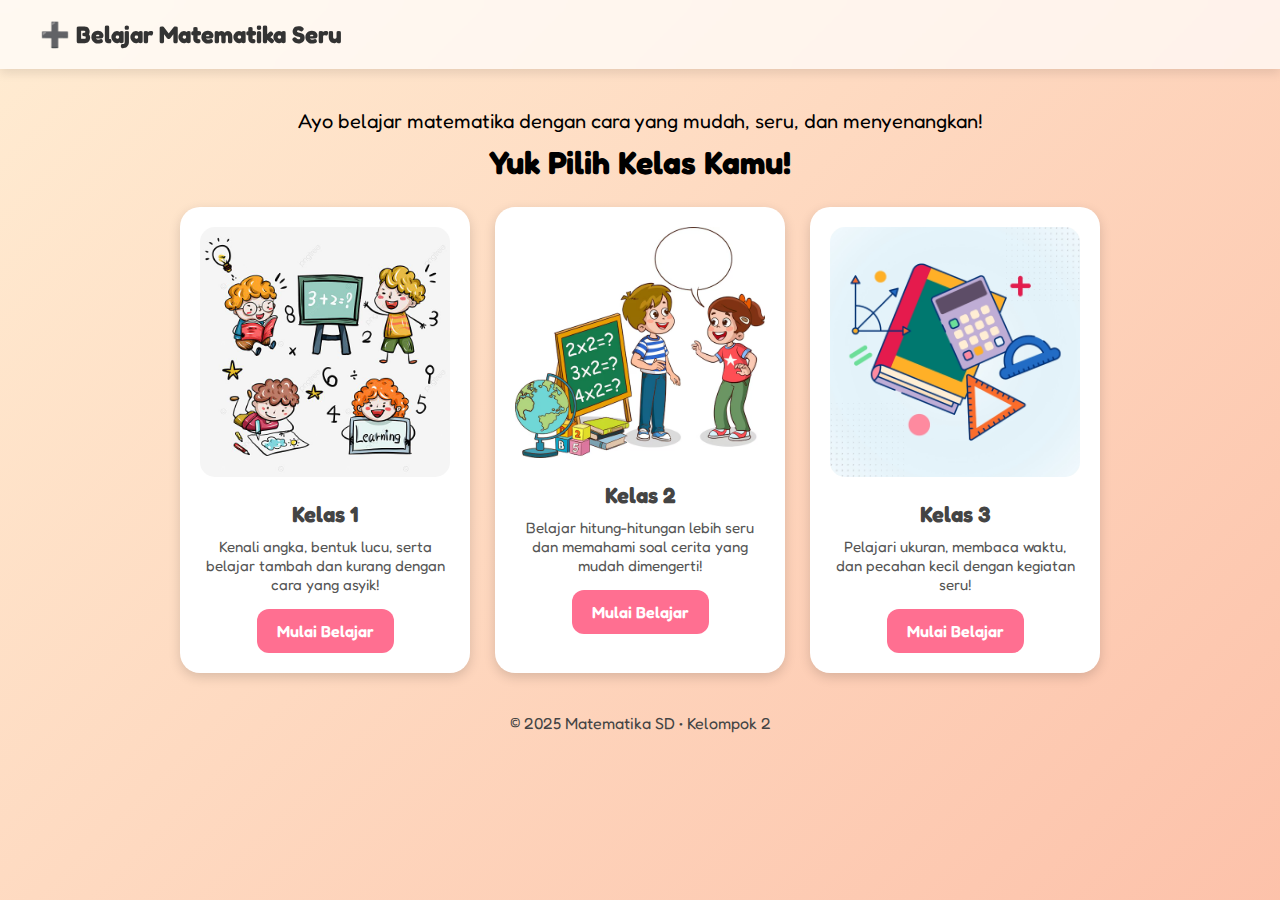
<file: index.html>
<!DOCTYPE html>
<html lang="id">
<head>
    <meta charset="UTF-8" />
    <meta name="viewport" content="width=device-width, initial-scale=1.0" />
    <title>Matematika SD • Kelas 1–3</title>

    <!-- FONT GOOGLE YANG LEBIH MENARIK -->
    <link href="https://fonts.googleapis.com/css2?family=Fredoka:wght@400;500;600;700&display=swap" rel="stylesheet">

<style>
  * {
    margin: 0;
    padding: 0;
    box-sizing: border-box;
    font-family: "Fredoka", sans-serif;
  }

  body {
    background: linear-gradient(135deg, #ffecd2, #fcb69f, #c7f9ff, #ffd6e8);
    background-size: 400% 400%;
    animation: bgmove 10s infinite alternate;
  }

  @keyframes bgmove {
    0% { background-position: left; }
    100% { background-position: right; }
  }

  nav {
    width: 100%;
    padding: 20px 40px;
    background: rgba(255, 255, 255, 0.7);
    display: flex;
    justify-content: space-between;
    align-items: center;
    backdrop-filter: blur(10px);
    box-shadow: 0 4px 10px rgba(0,0,0,0.1);
    position: sticky;
    top: 0;
    z-index: 999;
  }

  nav .logo {
    font-size: 24px;
    font-weight: bold;
    color: #333;
  }

  nav ul {
    list-style: none;
    display: flex;
    gap: 25px;
  }

  nav ul li a {
    text-decoration: none;
    font-size: 18px;
    color: #333;
    font-weight: 600;
    transition: 0.3s;
  }

  nav ul li a:hover {
    color: #ff5b5b;
  }

  .container {
    padding: 40px;
    text-align: center;
  }

  .subtitle {
    font-size: 20px;
    margin-bottom: 10px;
  }

  h2 {
    font-size: 32px;
    margin-bottom: 25px;
  }

  .kelas-wrapper {
    display: flex;
    justify-content: center;
    gap: 25px;
    flex-wrap: wrap;
  }

  .kelas-card {
    width: 290px;
    background: white;
    border-radius: 20px;
    padding: 20px;
    box-shadow: 0 4px 12px rgba(0,0,0,0.15);
    transition: 0.3s;
    cursor: pointer;
    animation: pop 0.5s ease;
  }

  .kelas-card:hover {
    transform: scale(1.07);
    box-shadow: 0 6px 18px rgba(0,0,0,0.2);
  }

  .kelas-card img {
    width: 100%;
    border-radius: 15px;
    margin-bottom: 10px;
  }

  .kelas-card h3 {
    font-size: 22px;
    margin: 10px 0;
    color: #444;
  }

  .kelas-card p {
    font-size: 15px;
    color: #555;
    margin-bottom: 15px;
  }

  .btn {
    display: inline-block;
    padding: 12px 20px;
    background: #ff6f91;
    color: white;
    border-radius: 12px;
    text-decoration: none;
    font-weight: 600;
    transition: 0.25s;
  }

  .btn:hover {
    background: #ff3f6f;
  }

  .footer {
    margin-top: 40px;
    color: #444;
    padding-bottom: 40px;
  }

  @keyframes pop {
    0% { transform: scale(0.5); opacity: 0; }
    100% { transform: scale(1); opacity: 1; }
  }
</style>
</head>

<body>

<!-- BACKSOUND -->
<audio id="backsound" src="audio/sound lobby.mp3.mp3" preload="auto" loop></audio>


<nav>
  <div class="logo">➕ Belajar Matematika Seru</div>
</nav>

<div class="container">
  
  <p class="subtitle">Ayo belajar matematika dengan cara yang mudah, seru, dan menyenangkan!</p>
  <h2>Yuk Pilih Kelas Kamu!</h2>

  <div class="kelas-wrapper">

    <div class="kelas-card" onclick="playSound()">
      <img src="gambar/sd 1.jpg" alt="Kelas 1" />
      <h3>Kelas 1</h3>
      <p>Kenali angka, bentuk lucu, serta belajar tambah dan kurang dengan cara yang asyik!</p>
      <a href="menu.html" class="btn">Mulai Belajar</a>
    </div>

    <div class="kelas-card" onclick="playSound()">
      <img src="gambar/sd 4.avif" alt="Kelas 2" />
      <h3>Kelas 2</h3>
      <p>Belajar hitung-hitungan lebih seru dan memahami soal cerita yang mudah dimengerti!</p>
      <a href="menu kelas2.html" class="btn">Mulai Belajar</a>
    </div>

    <div class="kelas-card" onclick="playSound()">
      <img src="gambar/kelas 3.jpg" alt="Kelas 3" />
      <h3>Kelas 3</h3>
      <p>Pelajari ukuran, membaca waktu, dan pecahan kecil dengan kegiatan seru!</p>
      <a href="menu kelas3.html" class="btn">Mulai Belajar</a>
    </div>

  </div>

  <div class="footer">© 2025 Matematika SD • Kelompok 2</div>
</div>

<script>
let backsound = document.getElementById("backsound");

// CEK APAKAH ADA STATUS MUSIK DI localStorage
let musikDimulai = localStorage.getItem("musik_play") === "true";

// Jika musik sebelumnya sudah berjalan, otomatis play lagi
if (musikDimulai) {
    backsound.volume = 0.2;
    backsound.play().catch(()=>{});
}

// Fungsi untuk mulai musik
function playSound() {
  if (!musikDimulai) {
    backsound.volume = 0.2;
    backsound.play();
    musikDimulai = true;

    // SIMPAN STATUS MUSIK KE localStorage
    localStorage.setItem("musik_play", "true");
  }
}

// Klik di mana saja untuk mulai musik (wajib untuk HP & Chrome)
document.addEventListener("click", function () {
  playSound();
});
</script>

</body>
</html>
</file>
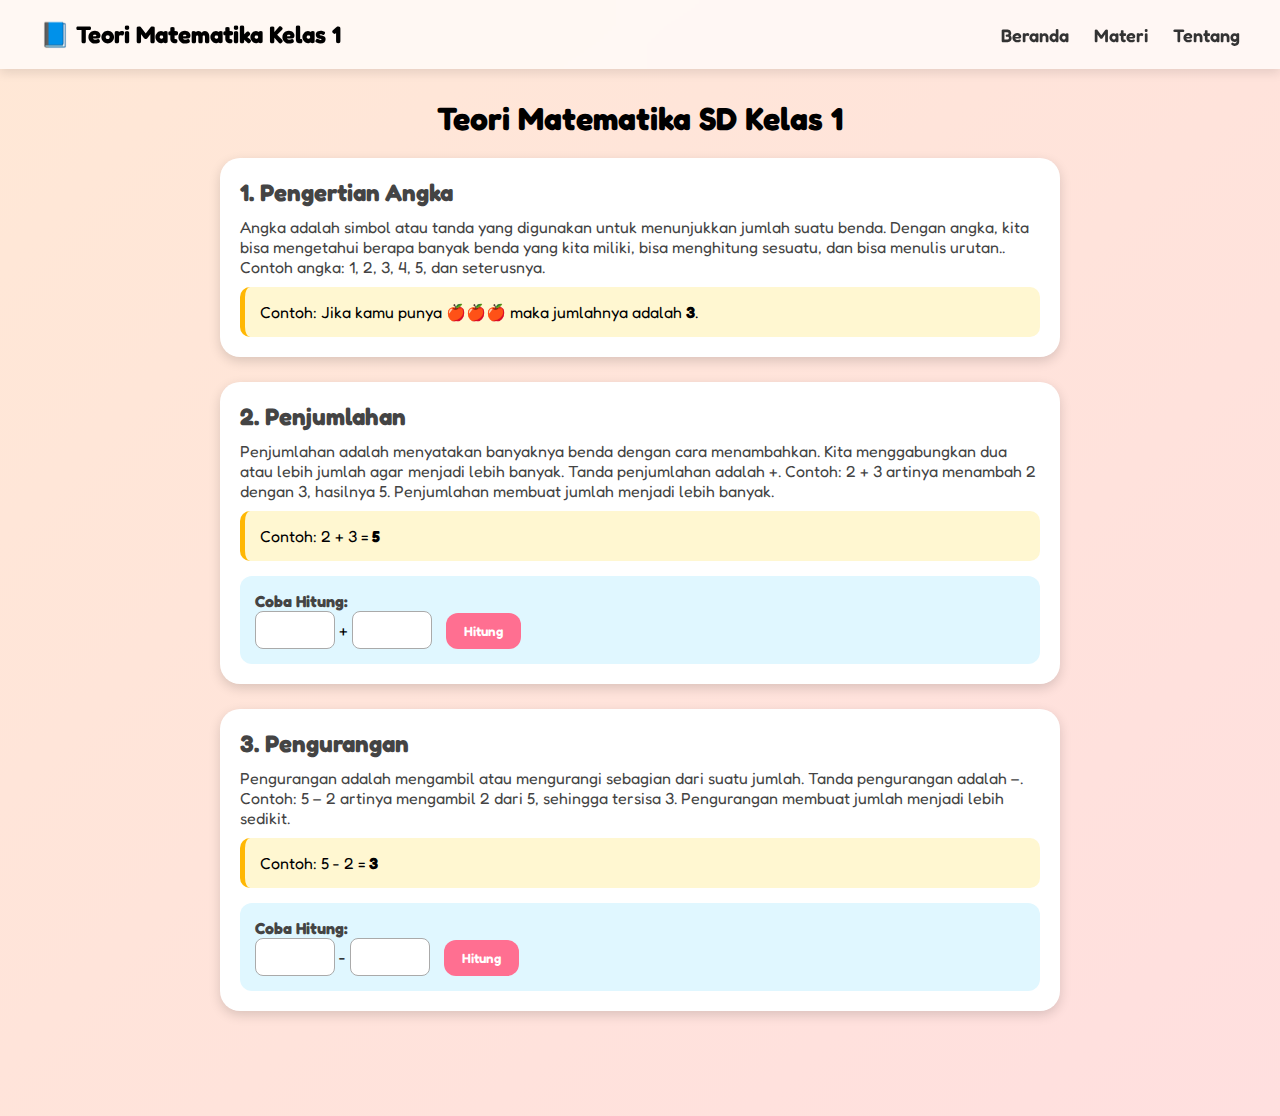
<file: 1.html>
<!DOCTYPE html>
<html lang="id">
    <head>
        <meta charset="UTF-8" />
        <meta name="viewport" content="width=device-width, initial-scale=1.0" />
        <title>Matematika SD • Kelas 1–3</title>
        
        <!-- FONT GOOGLE YANG LEBIH MENARIK -->
        <link href="https://fonts.googleapis.com/css2?family=Fredoka:wght@400;500;600;700&display=swap" rel="stylesheet">
        
        <style>
          * {
            margin: 0;
            padding: 0;
            box-sizing: border-box;
        
            /* FONT LEBIH MENARIK */
            font-family: "Fredoka", sans-serif;
          }

  body {
    background: linear-gradient(135deg, #ffe8d6, #ffd6e8, #c7f9ff);
    background-size: 400% 400%;
    animation: bgmove 10s infinite alternate;
    padding-bottom: 50px;
  }
  @keyframes bgmove { 0%{background-position:left;} 100%{background-position:right;} }

  nav {
    width:100%; padding:20px 40px;
    background:rgba(255,255,255,0.7);
    display:flex; justify-content:space-between; align-items:center;
    backdrop-filter:blur(10px);
    box-shadow:0 4px 10px rgba(0,0,0,0.1);
    position:sticky; top:0;
  }
  nav .logo { font-size:24px; font-weight:bold; }
  nav ul { list-style:none; display:flex; gap:25px; }
  nav ul li a { text-decoration:none; color:#333; font-size:18px; font-weight:600; }
  nav ul li a:hover { color:#ff5b5b; }

  .container { padding:30px; max-width:900px; margin:auto; }
  h1 { text-align:center; margin-bottom:20px; }
  .section {
    background:white;
    padding:20px;
    border-radius:20px;
    margin-bottom:25px;
    box-shadow:0 4px 12px rgba(0,0,0,0.15);
    animation:pop .5s;
  }
  @keyframes pop { 0%{transform:scale(.5); opacity:0;} 100%{transform:scale(1); opacity:1;} }

  h2 { margin-bottom:10px; color:#444; }
  p { font-size:16px; color:#444; }

  .contoh-box {
    margin-top:10px;
    padding:15px;
    background:#fff7d1;
    border-left:5px solid #ffb703;
    border-radius:10px;
  }

  /* INTERAKTIF */
  .latihan {
    margin-top:15px;
    background:#e0f7ff;
    padding:15px;
    border-radius:12px;
  }
  input {
    padding:8px;
    width:80px;
    font-size:16px;
    border-radius:8px;
    border:1px solid #aaa;
  }
  button {
    padding:10px 18px;
    border:none;
    border-radius:12px;
    background:#ff6f91;
    color:white;
    margin-left:10px;
    cursor:pointer;
    font-weight:600;
  }
  button:hover { background:#ff3f6f; }

  #hasil { margin-top:10px; font-weight:bold; }
</style>
</head>
<body>

<nav>
  <div class="logo">📘 Teori Matematika Kelas 1</div>
  <ul>
    <li><a href="index.html">Beranda</a></li>
    <li><a href="#">Materi</a></li>
    <li><a href="#">Tentang</a></li>
  </ul>
</nav>

<div class="container">
  <h1>Teori Matematika SD Kelas 1</h1>

  <!-- PENGERTIAN ANGKA -->
  <div class="section">
    <h2>1. Pengertian Angka</h2>
    <p>Angka adalah simbol atau tanda yang digunakan untuk menunjukkan jumlah suatu benda.
        Dengan angka, kita bisa mengetahui berapa banyak benda yang kita miliki, bisa menghitung sesuatu, dan bisa menulis urutan.. Contoh angka: 1, 2, 3, 4, 5, dan seterusnya.</p>

    <div class="contoh-box">
      Contoh: Jika kamu punya 🍎🍎🍎 maka jumlahnya adalah <b>3</b>.
    </div>
  </div>

  <!-- PENJUMLAHAN -->
  <div class="section">
    <h2>2. Penjumlahan</h2>
    <p>Penjumlahan adalah menyatakan banyaknya benda dengan cara menambahkan. Kita menggabungkan dua atau lebih jumlah agar menjadi lebih banyak. Tanda penjumlahan adalah +.
Contoh: 2 + 3 artinya menambah 2 dengan 3, hasilnya 5. Penjumlahan membuat jumlah menjadi lebih banyak.</p>

    <div class="contoh-box">
      Contoh: 2 + 3 = <b>5</b>
    </div>

    <div class="latihan">
      <p><b>Coba Hitung:</b></p>
      <input type="number" id="a1"> + <input type="number" id="a2">
      <button onclick="jumlah()">Hitung</button>
      <div id="hasilJumlah" class="hasil"></div>
    </div>

  </div>

  <!-- PENGURANGAN -->
  <div class="section">
    <h2>3. Pengurangan</h2>
    <p>Pengurangan adalah mengambil atau mengurangi sebagian dari suatu jumlah. Tanda pengurangan adalah –.
Contoh: 5 – 2 artinya mengambil 2 dari 5, sehingga tersisa 3. Pengurangan membuat jumlah menjadi lebih sedikit.</p>

    <div class="contoh-box">
      Contoh: 5 - 2 = <b>3</b>
    </div>

    <div class="latihan">
      <p><b>Coba Hitung:</b></p>
      <input type="number" id="b1"> - <input type="number" id="b2">
      <button onclick="kurang()">Hitung</button>
      <div id="hasilKurang" class="hasil"></div>
    </div>
  </div>
</div>

<script>
  function jumlah() {
    let x = Number(document.getElementById("a1").value);
    let y = Number(document.getElementById("a2").value);
    let hasil = x + y;
    document.getElementById("hasilJumlah").innerHTML = "Hasil: " + hasil;
  }

  function kurang() {
    let x = Number(document.getElementById("b1").value);
    let y = Number(document.getElementById("b2").value);
    let hasil = x - y;
    document.getElementById("hasilKurang").innerHTML = "Hasil: " + hasil;
  }
</script>

</body>
</html>
</file>
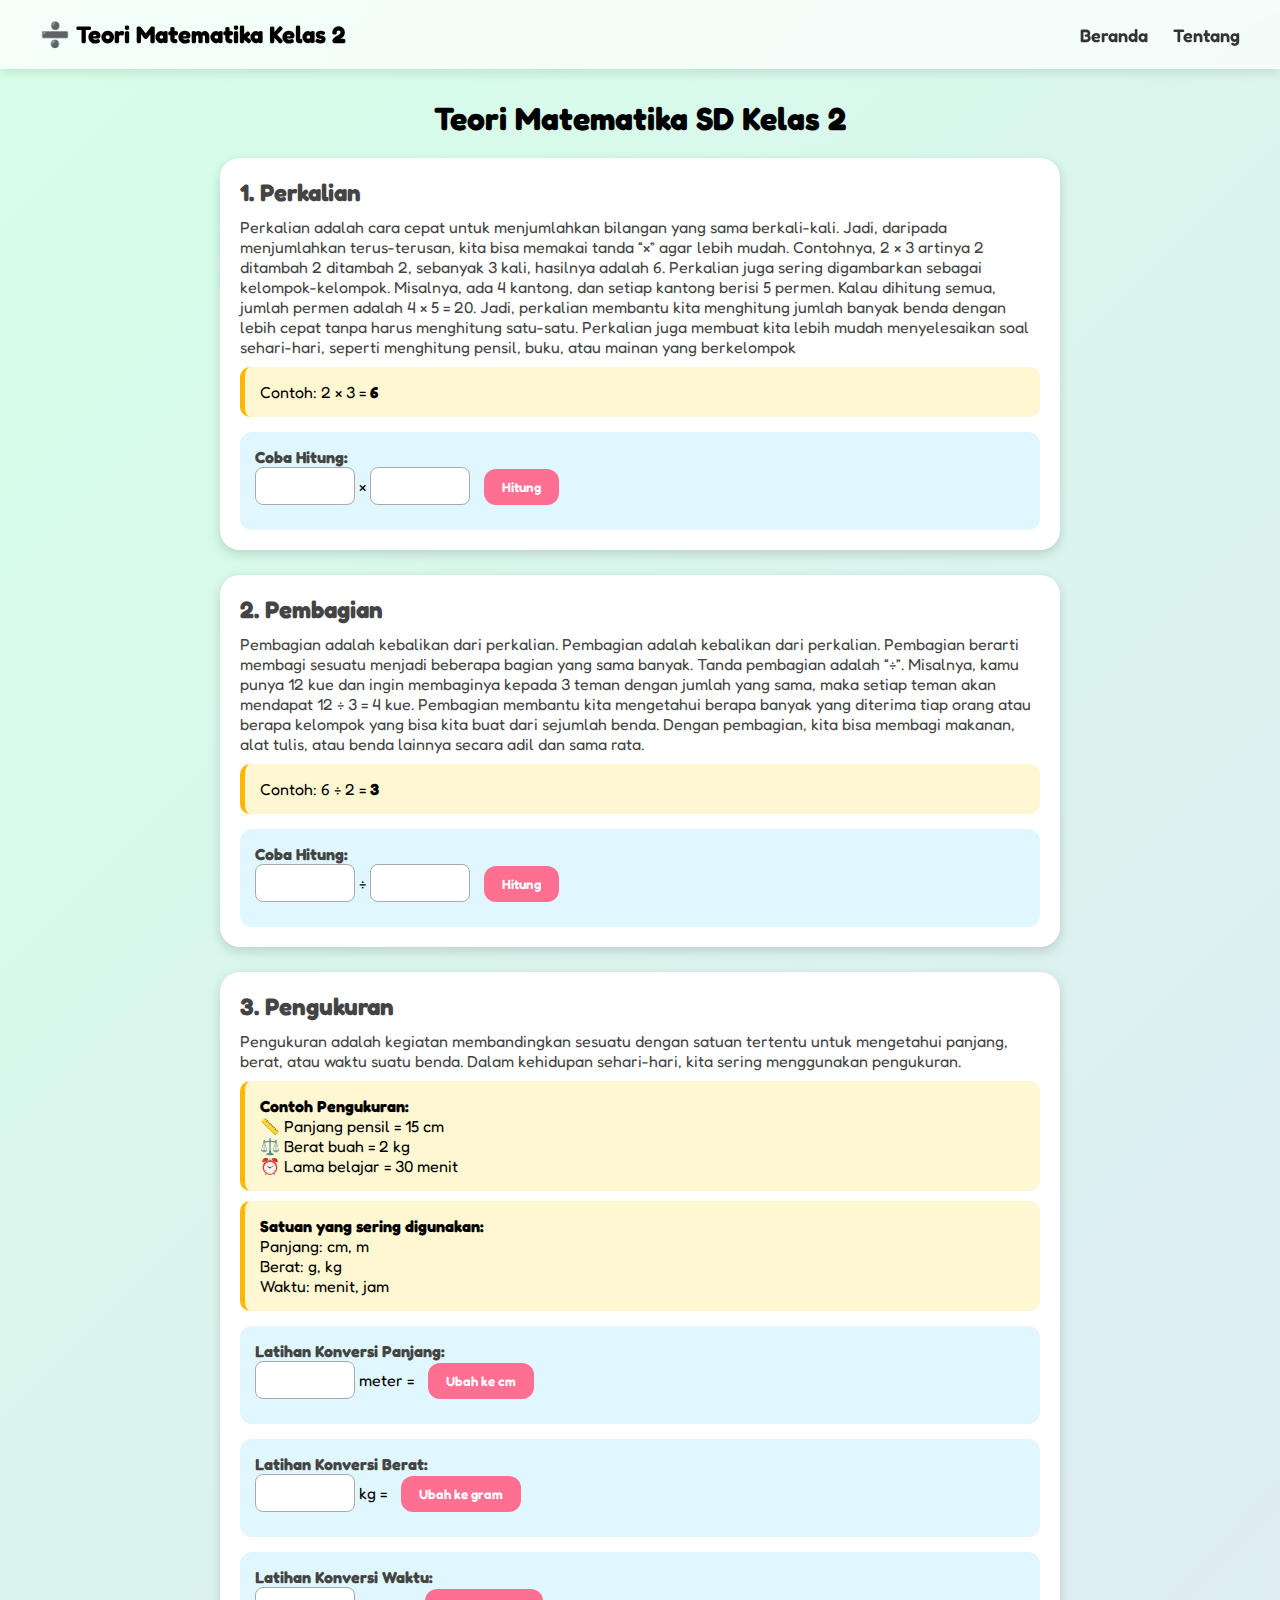
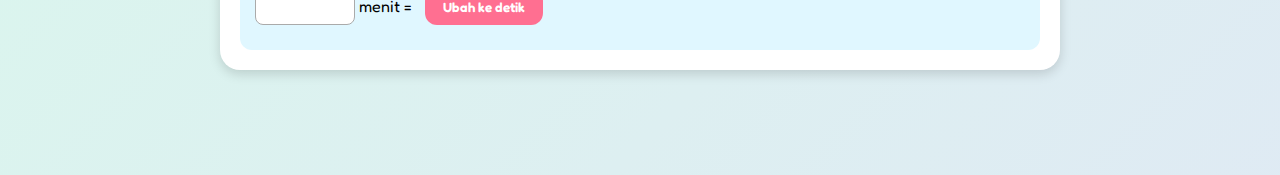
<file: 2.html>
<!DOCTYPE html>
<html lang="id">
<head>
    <meta charset="UTF-8" />
    <meta name="viewport" content="width=device-width, initial-scale=1.0" />
    <title>Matematika SD • Kelas 1–3</title>
    
    <!-- FONT GOOGLE -->
    <link href="https://fonts.googleapis.com/css2?family=Fredoka:wght@400;500;600;700&display=swap" rel="stylesheet">

    <style>
      * {
        margin: 0;
        padding: 0;
        box-sizing: border-box;
        font-family: "Fredoka", sans-serif;
      }

      body {
        background: linear-gradient(135deg, #d6ffe8, #e8d6ff, #ffd6d6);
        background-size: 400% 400%;
        animation: bgmove 10s infinite alternate;
        padding-bottom: 50px;
      }
      @keyframes bgmove { 0%{background-position:left;} 100%{background-position:right;} }

      nav {
        width:100%; padding:20px 40px;
        background:rgba(255,255,255,0.7);
        display:flex; justify-content:space-between; align-items:center;
        backdrop-filter:blur(10px);
        box-shadow:0 4px 10px rgba(0,0,0,0.1);
        position:sticky; top:0;
      }
      nav .logo { font-size:24px; font-weight:bold; }
      nav ul { list-style:none; display:flex; gap:25px; }
      nav ul li a { text-decoration:none; color:#333; font-size:18px; font-weight:600; }
      nav ul li a:hover { color:#ff5b5b; }

      .container { padding:30px; max-width:900px; margin:auto; }
      h1 { text-align:center; margin-bottom:20px; }
      .section {
        background:white;
        padding:20px;
        border-radius:20px;
        margin-bottom:25px;
        box-shadow:0 4px 12px rgba(0,0,0,0.15);
        animation:pop .5s;
      }
      @keyframes pop { 0%{transform:scale(.5); opacity:0;} 100%{transform:scale(1); opacity:1;} }

      h2 { margin-bottom:10px; color:#444; }
      p { font-size:16px; color:#444; }

      .contoh-box {
        margin-top:10px;
        padding:15px;
        background:#fff7d1;
        border-left:5px solid #ffb703;
        border-radius:10px;
      }

      .latihan {
        margin-top:15px;
        background:#e0f7ff;
        padding:15px;
        border-radius:12px;
      }
      input {
        padding:8px;
        width:100px;
        font-size:16px;
        border-radius:8px;
        border:1px solid #aaa;
      }
      button {
        padding:10px 18px;
        border:none;
        border-radius:12px;
        background:#ff6f91;
        color:white;
        margin-left:10px;
        cursor:pointer;
        font-weight:600;
      }
      button:hover { background:#ff3f6f; }

      .hasil { margin-top:10px; font-weight:bold; }
    </style>
</head>
<body>

<nav>
  <div class="logo">➗ Teori Matematika Kelas 2</div>
  <ul>
    <li><a href="index.html">Beranda</a></li>
    <li><a href="tentang.html">Tentang</a></li>
  </ul>
</nav>

<div class="container">
  <h1>Teori Matematika SD Kelas 2</h1>

  <!-- PERKALIAN -->
  <div class="section">
    <h2>1. Perkalian</h2>
    <p>
   Perkalian adalah cara cepat untuk menjumlahkan bilangan yang sama berkali-kali. Jadi, daripada menjumlahkan terus-terusan, kita bisa memakai tanda “×” agar lebih mudah. Contohnya, 2 × 3 artinya 2 ditambah 2 ditambah 2, sebanyak 3 kali, hasilnya adalah 6. Perkalian juga sering digambarkan sebagai kelompok-kelompok. Misalnya, ada 4 kantong, dan setiap kantong berisi 5 permen. Kalau dihitung semua, jumlah permen adalah 4 × 5 = 20. Jadi, perkalian membantu kita menghitung jumlah banyak benda dengan lebih cepat tanpa harus menghitung satu-satu. Perkalian juga membuat kita lebih mudah menyelesaikan soal sehari-hari, seperti menghitung pensil, buku, atau mainan yang berkelompok
    </p>

    <div class="contoh-box">Contoh: 2 × 3 = <b>6</b></div>

    <div class="latihan">
      <p><b>Coba Hitung:</b></p>
      <input type="number" id="c1"> × <input type="number" id="c2">
      <button onclick="kali()">Hitung</button>
      <div id="hasilKali" class="hasil"></div>
    </div>
  </div>

  <!-- PEMBAGIAN -->
  <div class="section">
    <h2>2. Pembagian</h2>
    <p>
      Pembagian adalah kebalikan dari perkalian. Pembagian adalah kebalikan dari perkalian. Pembagian berarti membagi sesuatu menjadi beberapa bagian yang sama banyak. Tanda pembagian adalah “÷”. Misalnya, kamu punya 12 kue dan ingin membaginya kepada 3 teman dengan jumlah yang sama, maka setiap teman akan mendapat 12 ÷ 3 = 4 kue. Pembagian membantu kita mengetahui berapa banyak yang diterima tiap orang atau berapa kelompok yang bisa kita buat dari sejumlah benda. Dengan pembagian, kita bisa membagi makanan, alat tulis, atau benda lainnya secara adil dan sama rata.
    </p>
    
    <div class="contoh-box">Contoh: 6 ÷ 2 = <b>3</b></div>

    <div class="latihan">
      <p><b>Coba Hitung:</b></p>
      <input type="number" id="d1"> ÷ <input type="number" id="d2">
      <button onclick="bagi()">Hitung</button>
      <div id="hasilBagi" class="hasil"></div>
    </div>
  </div>

  <!-- PENGUKURAN -->
 <!-- PENGUKURAN -->
<div class="section">
  <h2>3. Pengukuran</h2>
  <p>
    Pengukuran adalah kegiatan membandingkan sesuatu dengan satuan tertentu
    untuk mengetahui panjang, berat, atau waktu suatu benda.
    Dalam kehidupan sehari-hari, kita sering menggunakan pengukuran.
  </p>

  <div class="contoh-box">
    <b>Contoh Pengukuran:</b><br>
    📏 Panjang pensil = 15 cm<br>
    ⚖️ Berat buah = 2 kg<br>
    ⏰ Lama belajar = 30 menit
  </div>

  <div class="contoh-box">
    <b>Satuan yang sering digunakan:</b><br>
    Panjang: cm, m<br>
    Berat: g, kg<br>
    Waktu: menit, jam
  </div>

  <!-- LATIHAN PANJANG -->
  <div class="latihan">
    <p><b>Latihan Konversi Panjang:</b></p>
    <input type="number" id="meter"> meter =
    <button onclick="ubahCm()">Ubah ke cm</button>
    <div id="hasilUkuran" class="hasil"></div>
  </div>

  <!-- LATIHAN BERAT -->
  <div class="latihan">
    <p><b>Latihan Konversi Berat:</b></p>
    <input type="number" id="kg"> kg =
    <button onclick="ubahGram()">Ubah ke gram</button>
    <div id="hasilBerat" class="hasil"></div>
  </div>

  <!-- LATIHAN WAKTU -->
  <div class="latihan">
    <p><b>Latihan Konversi Waktu:</b></p>
    <input type="number" id="menit"> menit =
    <button onclick="ubahDetik()">Ubah ke detik</button>
    <div id="hasilWaktu" class="hasil"></div>
  </div>
</div>


<script>
  function kali() {
  const c1 = document.getElementById("c1").value;
  const c2 = document.getElementById("c2").value;

  document.getElementById("hasilKali").innerText =
    c1 + " × " + c2 + " = " + (c1 * c2);
}

function bagi() {
  const d1 = document.getElementById("d1").value;
  const d2 = document.getElementById("d2").value;

  document.getElementById("hasilBagi").innerText =
    d1 + " ÷ " + d2 + " = " + (d1 / d2);
}

function ubahCm() {
  const meter = document.getElementById("meter").value;
  document.getElementById("hasilUkuran").innerText =
    meter + " meter = " + (meter * 100) + " cm";
}

function ubahGram() {
  const kg = document.getElementById("kg").value;
  document.getElementById("hasilBerat").innerText =
    kg + " kg = " + (kg * 1000) + " gram";
}

function ubahDetik() {
  const menit = document.getElementById("menit").value;
  document.getElementById("hasilWaktu").innerText =
    menit + " menit = " + (menit * 60) + " detik";
}
</script>
</body>
</html>
</file>
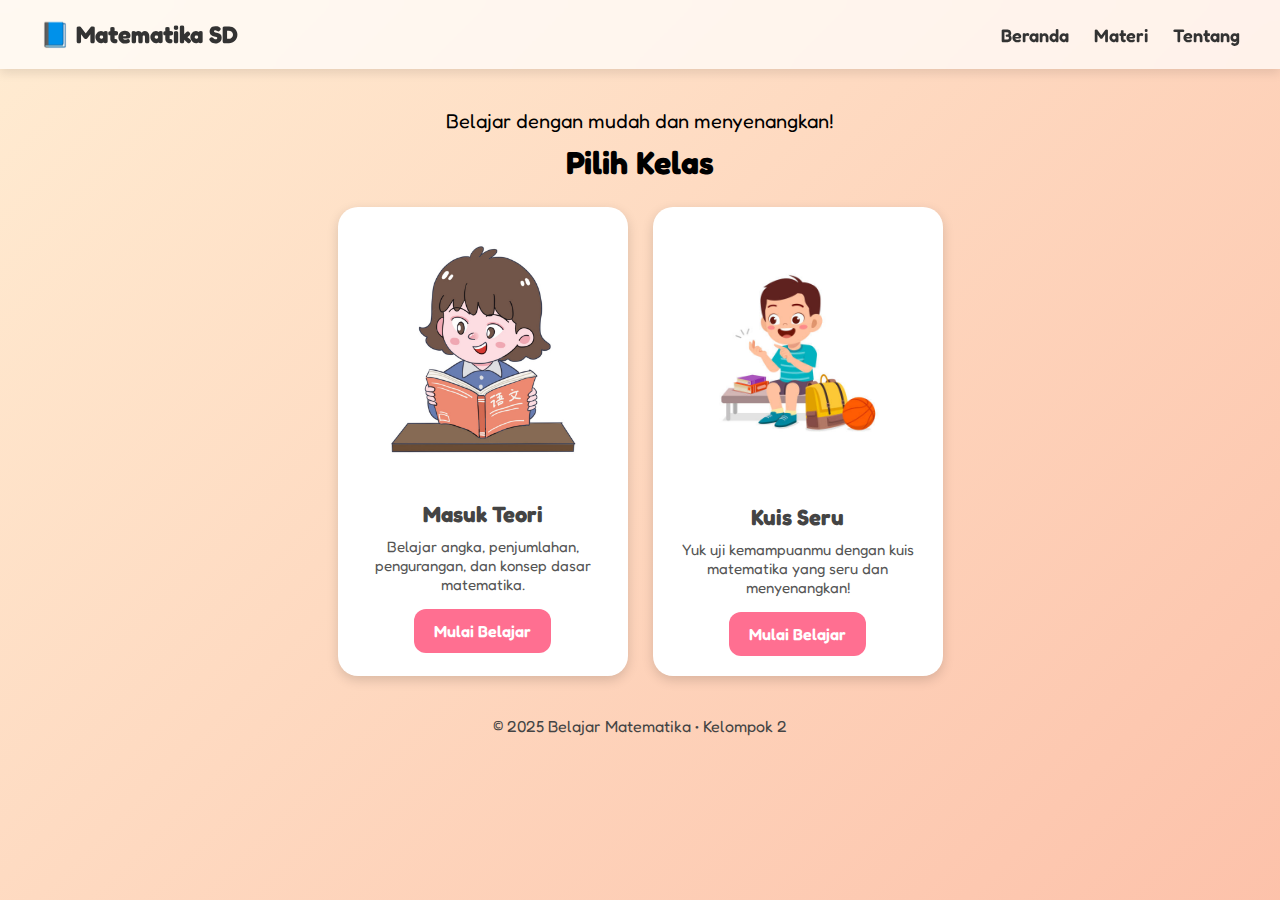
<file: menu kelas2.html>
<!DOCTYPE html>
<html lang="id">
    <head>
        <meta charset="UTF-8" />
        <meta name="viewport" content="width=device-width, initial-scale=1.0" />
        <title>Matematika SD • Kelas 1–3</title>
        
        <!-- FONT GOOGLE YANG LEBIH MENARIK -->
        <link href="https://fonts.googleapis.com/css2?family=Fredoka:wght@400;500;600;700&display=swap" rel="stylesheet">
        
        <style>
          * {
            margin: 0;
            padding: 0;
            box-sizing: border-box;
        
            /* FONT LEBIH MENARIK */
            font-family: "Fredoka", sans-serif;
          }
  body {
    background: linear-gradient(135deg, #ffecd2, #fcb69f, #c7f9ff, #ffd6e8);
    background-size: 400% 400%;
    animation: bgmove 10s infinite alternate;
  }

  @keyframes bgmove { 0% {background-position:left;} 100% {background-position:right;} }

  nav {
    width: 100%; padding: 20px 40px;
    background: rgba(255,255,255,0.7);
    display: flex; justify-content: space-between; align-items: center;
    backdrop-filter: blur(10px);
    box-shadow: 0 4px 10px rgba(0,0,0,0.1);
    position: sticky; top: 0; z-index: 10;
  }

  nav .logo { font-size: 24px; font-weight: bold; color: #333; }

  nav ul { list-style: none; display: flex; gap: 25px; }
  nav ul li a {
    text-decoration: none; font-size: 18px; font-weight: 600; color: #333; transition: .3s;
  }
  nav ul li a:hover { color: #ff5b5b; }

  .container { padding: 40px; text-align: center; }
  .subtitle { font-size: 20px; margin-bottom: 10px; }
  h2 { font-size: 32px; margin-bottom: 25px; }

  .kelas-wrapper {
    display: flex; justify-content: center; gap: 25px; flex-wrap: wrap;
  }

  .kelas-card {
    width: 290px; background: #fff; border-radius: 20px;
    padding: 20px; cursor: pointer;
    box-shadow: 0 4px 12px rgba(0,0,0,0.15);
    transition: .3s; animation: pop .6s ease;
    gap: 5x0px;
  }

  @keyframes pop { 0% {transform:scale(.5);opacity:0;} 100% {transform:scale(1);opacity:1;} }

  .kelas-card:hover { transform: scale(1.07); box-shadow: 0 6px 18px rgba(0,0,0,0.2); }
  .kelas-card img { width: 100%; border-radius: 15px; margin-bottom: 10px; }
  .kelas-card h3 { font-size: 22px; margin: 10px 0; color:#444; }
  .kelas-card p { font-size: 15px; color: #555; margin-bottom: 15px; }

  .btn {
    display: inline-block; padding: 12px 20px;
    background: #ff6f91; color: white; border-radius: 12px;
    text-decoration: none; font-weight: 600; transition: .25s;
  }
  .btn:hover { background: #ff3f6f; }

  .footer { margin-top: 40px; padding-bottom: 40px; color:#444; }
</style>
</head>
<body>

<nav>
  <div class="logo">📘 Matematika SD</div>
  <ul>
    <li><a href="index.html">Beranda</a></li>
    <li><a href="#">Materi</a></li>
    <li><a href="#">Tentang</a></li>
  </ul>
</nav>

<div class="container">
  <p class="subtitle">Belajar dengan mudah dan menyenangkan!</p>
  <h2>Pilih Kelas</h2>

  <div class="kelas-wrapper">

    <div class="kelas-card" onclick="playSound()">
      <img src="gambar/study.png!sw800" alt="Teori" />
      <h3>Masuk Teori</h3>
      <p>Belajar angka, penjumlahan, pengurangan, dan konsep dasar matematika.</p>
      <a href="2.html" class="btn">Mulai Belajar</a>
    </div>

    <div class="kelas-card" onclick="playSound()">
      <img src="gambar/berhitung.jpg" alt="Kuis Seru" />
      <h3>Kuis Seru</h3>
      <p>Yuk uji kemampuanmu dengan kuis matematika yang seru dan menyenangkan!</p>
      <a href="quiz kelas 2.html" class="btn">Mulai Belajar</a>
    </div>

  </div>

  <div class="footer">© 2025 Belajar Matematika • Kelompok 2</div>
</div>

<script>
  function playSound() {
    const audio = new Audio('https://www.myinstants.com/media/sounds/click.mp3');
    audio.play();
  }
</script>

</body>
</html>
</file>
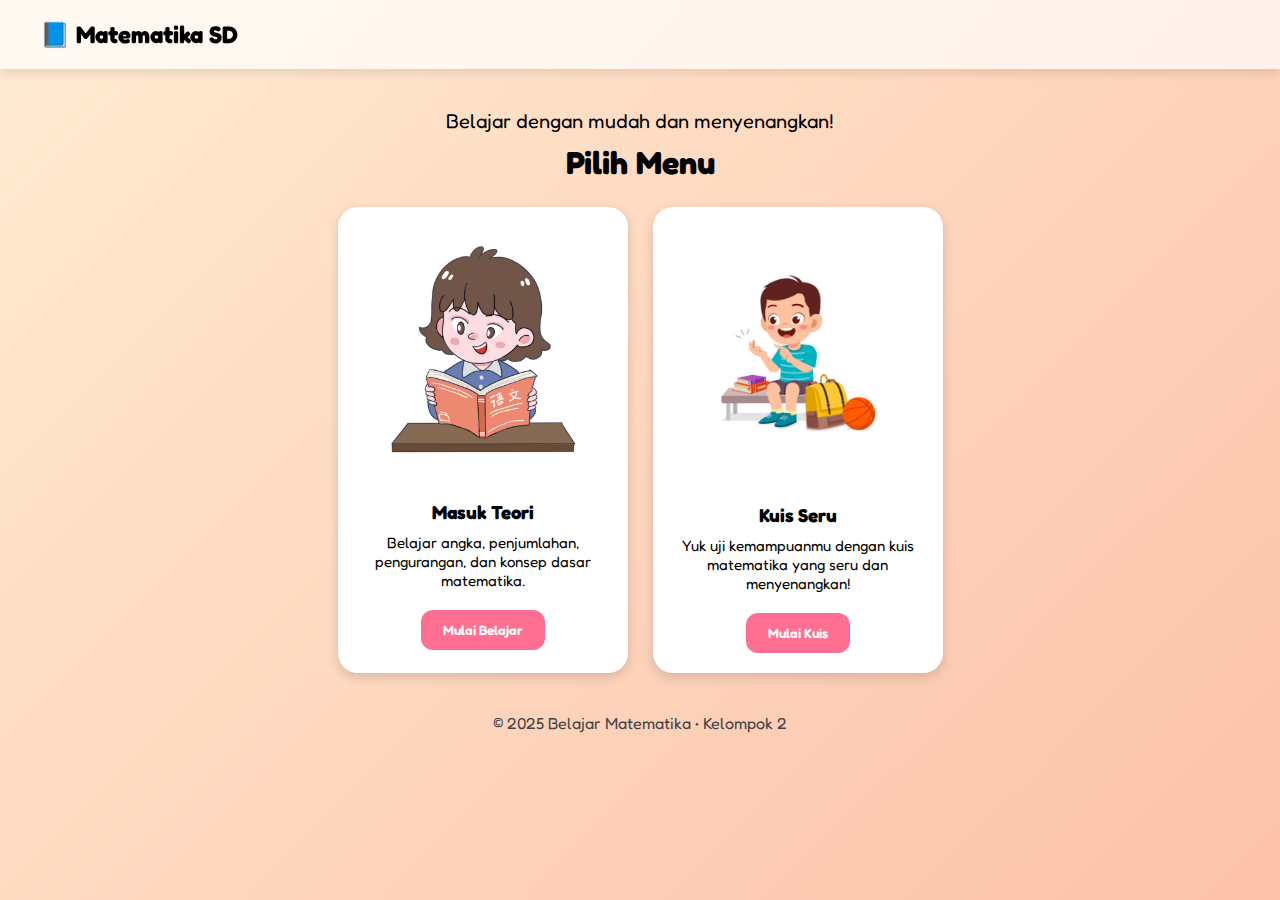
<file: menu.html>
<!DOCTYPE html>
<html lang="id">
<head>
<meta charset="UTF-8" />
<meta name="viewport" content="width=device-width, initial-scale=1.0" />
<title>Matematika SD • Kelas 1–3</title>

<!-- GOOGLE FONT -->
<link href="https://fonts.googleapis.com/css2?family=Fredoka:wght@400;500;600;700&display=swap" rel="stylesheet">

<style>
*{
  margin:0;
  padding:0;
  box-sizing:border-box;
  font-family:"Fredoka",sans-serif;
}

body{
  background:linear-gradient(135deg,#ffecd2,#fcb69f,#c7f9ff,#ffd6e8);
  background-size:400% 400%;
  animation:bgmove 10s infinite alternate;
}

@keyframes bgmove{
  0%{background-position:left;}
  100%{background-position:right;}
}

nav{
  padding:20px 40px;
  background:rgba(255,255,255,.7);
  display:flex;
  align-items:center;
  backdrop-filter:blur(10px);
  box-shadow:0 4px 10px rgba(0,0,0,.1);
}

.logo{
  font-size:24px;
  font-weight:bold;
}

.container{
  padding:40px;
  text-align:center;
}

.subtitle{
  font-size:20px;
  margin-bottom:10px;
}

h2{
  font-size:32px;
  margin-bottom:25px;
}

.kelas-wrapper{
  display:flex;
  justify-content:center;
  gap:25px;
  flex-wrap:wrap;
}

.kelas-card{
  width:290px;
  background:#fff;
  border-radius:20px;
  padding:20px;
  box-shadow:0 4px 12px rgba(0,0,0,.15);
  transition:.3s;
}

.kelas-card:hover{
  transform:scale(1.07);
}

.kelas-card img{
  width:100%;
  border-radius:15px;
  margin-bottom:10px;
}

.kelas-card h3{
  margin:10px 0;
}

.kelas-card p{
  font-size:15px;
  margin-bottom:10px;
}

/* TOMBOL */
.btn{
  display:inline-block;
  margin-top:10px;
  padding:12px 22px;
  background:#ff6f91;
  color:#fff;
  border-radius:12px;
  font-weight:600;
  cursor:pointer;
  border:none;
  outline:none;
  transition:.25s;
}

.btn:hover{
  background:#ff3f6f;
  transform:translateY(-2px);
}

.btn:active{
  transform:scale(.95);
}

.footer{
  margin-top:40px;
  color:#444;
}
</style>
</head>

<body>

<!-- AUDIO -->
<audio id="klikSound" src="audio/mixkit-arcade-game-jump-coin-216.mp3" preload="auto"></audio>

<nav>
  <div class="logo">📘 Matematika SD</div>
</nav>

<div class="container">
  <p class="subtitle">Belajar dengan mudah dan menyenangkan!</p>
  <h2>Pilih Menu</h2>

  <div class="kelas-wrapper">

    <!-- TEORI -->
    <div class="kelas-card">
      <img src="gambar/study.png!sw800" alt="Teori">
      <h3>Masuk Teori</h3>
      <p>Belajar angka, penjumlahan, pengurangan, dan konsep dasar matematika.</p>
      <button class="btn" onclick="mulaiBelajar('teori kelas 1.html')">Mulai Belajar</button>
    </div>

    <!-- KUIS -->
    <div class="kelas-card">
      <img src="gambar/berhitung.jpg" alt="Kuis">
      <h3>Kuis Seru</h3>
      <p>Yuk uji kemampuanmu dengan kuis matematika yang seru dan menyenangkan!</p>
      <button class="btn" onclick="mulaiBelajar('quiz kelas 1.html')">Mulai Kuis</button>
    </div>

  </div>

  <div class="footer">© 2025 Belajar Matematika • Kelompok 2</div>
</div>

<script>
const sound = document.getElementById("klikSound");

function mulaiBelajar(url){
  sound.currentTime = 0;
  sound.play();

  setTimeout(()=>{
    window.location.href = url;
  },300);
}
</script>

</body>
</html>
</file>
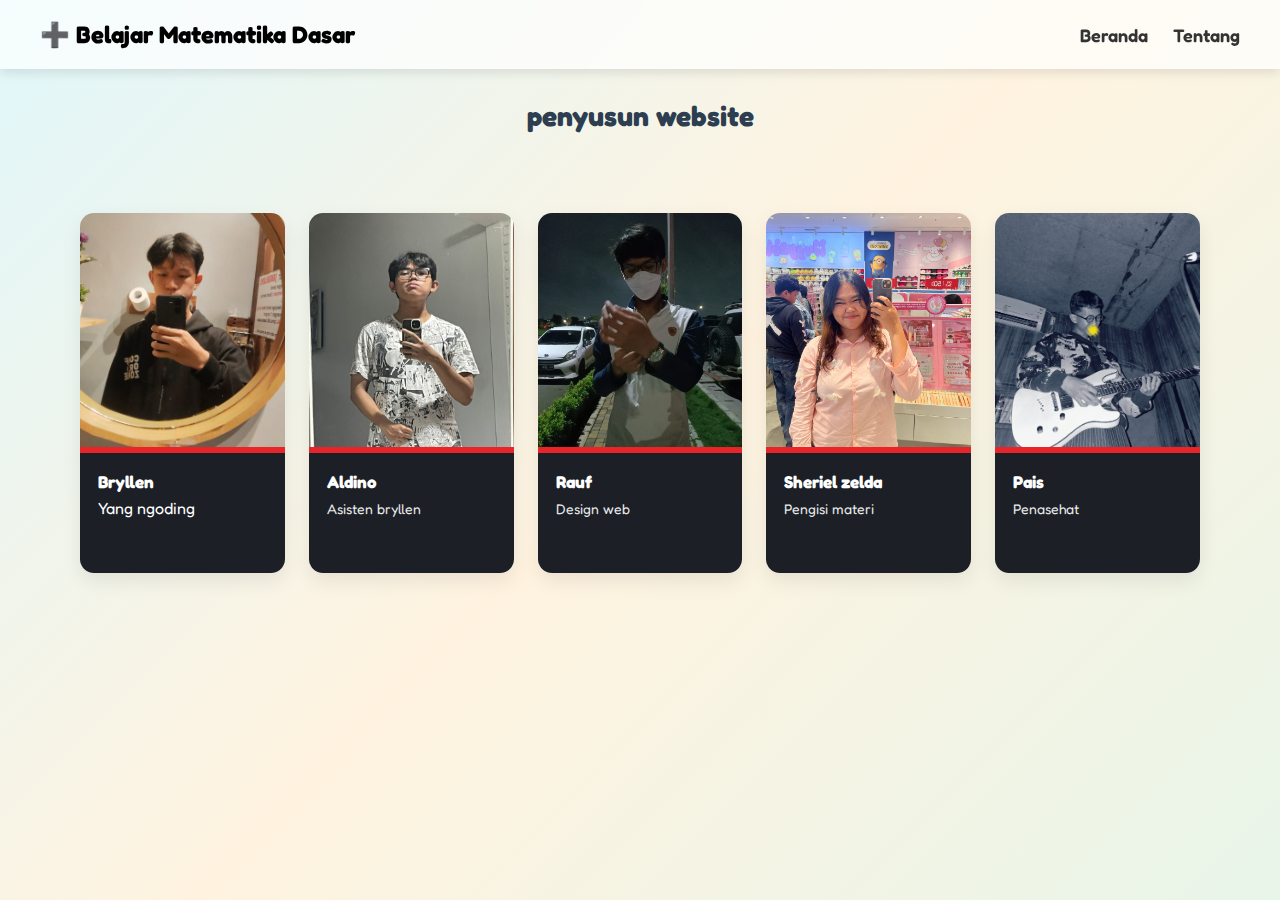
<file: tentang.html>
<!DOCTYPE html>
<html lang="id">
<head>
<meta charset="UTF-8">
<meta name="viewport" content="width=device-width, initial-scale=1.0">
<title>Galeri Matematika</title>

<link href="https://fonts.googleapis.com/css2?family=Fredoka:wght@400;600&display=swap" rel="stylesheet">

<style>
*{
  margin:0;
  padding:0;
  box-sizing:border-box;
  font-family:"Fredoka", sans-serif;
}

nav {
  padding: 20px 40px;
  background: rgba(255,255,255,0.7);
  display: flex;
  justify-content: space-between;
  align-items: center;
  backdrop-filter: blur(10px);
  box-shadow: 0 4px 10px rgba(0,0,0,0.1);
  position: sticky;
  top: 0;
  z-index: 999;
  nav .logo { font-size:24px; font-weight:bold; }
  nav ul { list-style:none; display:flex; gap:25px; }
  nav ul li a { text-decoration:none; color:#333; font-size:18px; font-weight:600; }
  nav ul li a:hover { color:#ff5b5b; }
}
  
  nav .logo { font-size:24px; font-weight:bold; }
  nav ul { list-style:none; display:flex; gap:25px; }
  nav ul li a { text-decoration:none; color:#333; font-size:18px; font-weight:600; }
  nav ul li a:hover { color:#ff5b5b; }


body{
  background:linear-gradient(135deg,#e0f7fa,#fff3e0,#e8f5e9);
  min-height:100vh;
}

/* JUDUL */
h2{
  text-align:center;
  padding:30px 10px;
  font-size:28px;
  color:#2c3e50;
  margin-bottom:50px; /* jarak ke card */
}

/* GRID */
.gallery{
  display:grid;
  grid-template-columns:repeat(auto-fit,minmax(200px,1fr));
  gap:24px;
  padding:0 40px 60px;
  max-width:1200px;
  margin:auto;
}

/* CARD */
.card{
  background:white;
  border-radius:14px;
  overflow:hidden;
  cursor:pointer;
  box-shadow:0 8px 20px rgba(0,0,0,.08);
  transition:.3s ease;
}

.card:hover{
  transform:translateY(-6px);
}

/* IMAGE */
.image{
  position:relative;
  height:240px;
  overflow:hidden;
}

.image img{
  width:100%;
  height:100%;
  object-fit:cover;
  transition:.4s ease;
}

/* AKSEN WARNA DI TENGAH GAMBAR */
.image::after{
  content:"";
  position:absolute;
  bottom:0;
  left:0;
  width:100%;
  height:6px;
  background:#e62429;
}

/* ZOOM HALUS */
.card:hover .image img{
  transform:scale(1.05);
}

/* CONTENT (BAGIAN BAWAH GELAP) */
.content{
  position:relative;
  padding:18px;
  min-height:120px;
  background:#1c1f26; /* gelap ala Marvel */
  color:white;
  overflow:hidden;
}

/* OVERLAY WARNA SAAT HOVER (TEKS SAJA) */
.content::before{
  content:"";
  position:absolute;
  top:0;
  left:0;
  width:100%;
  height:0;
  background:linear-gradient(
    to bottom,
    #e62429,
   #c81d25
  );
  z-index:1;
  transition:.45s ease;
}

/* TEKS DI ATAS OVERLAY */
.content *{
  position:relative;
  z-index:2;
}

.card:hover .content::before{
  height:100%;
}

/* TEKS */
.content h3{
  font-size:17px;
  margin-bottom:6px;
}

.content span{
  font-size:14px;
  opacity:.9;
}
</style>
</head>

<body>
  <nav>
  <div class="logo">➕ Belajar Matematika Dasar 
  </div>
    <ul>
    <li><a href="index.html">Beranda</a></li>
    <li><a href="tentang.html">Tentang</a></li>
  </ul>

</nav>


<h2> penyusun website  </h2>

<div class="gallery">

  <div class="card">
    <div class="image">
      <img src="gambar/bryllen.jpg" alt="Bilangan">
    </div>
    <div class="content">
      <h3>Bryllen</h3>
      <p>Yang ngoding</p>
    </div>
  </div>

  <div class="card">
    <div class="image">
      <img src="gambar/dino.jpeg" alt="Bangun Datar">
    </div>
    <div class="content">
      <h3>Aldino</h3>
      <span>Asisten bryllen</span>
    </div>
  </div>

  <div class="card">
    <div class="image">
      <img src="gambar/rauf 2.jpg" alt="KPK & FPB">
    </div>
    <div class="content">
      <h3>Rauf</h3>
      <span>Design web</span>
    </div>
  </div>

  <div class="card">
    <div class="image">
      <img src="gambar/sheriel.jpg" alt="Soal Uang">
    </div>
    <div class="content">
      <h3>Sheriel zelda</h3>
      <span>Pengisi materi</span>
    </div>
  </div>
   <div class="card">
    <div class="image">
      <img src="gambar/pais.jpg" alt="Soal Uang">
    </div>

    <div class="content">
      <h3>Pais</h3>
      <span>Penasehat</span>
    </div>
  </div>

</div>

</body>
</html>
</file>
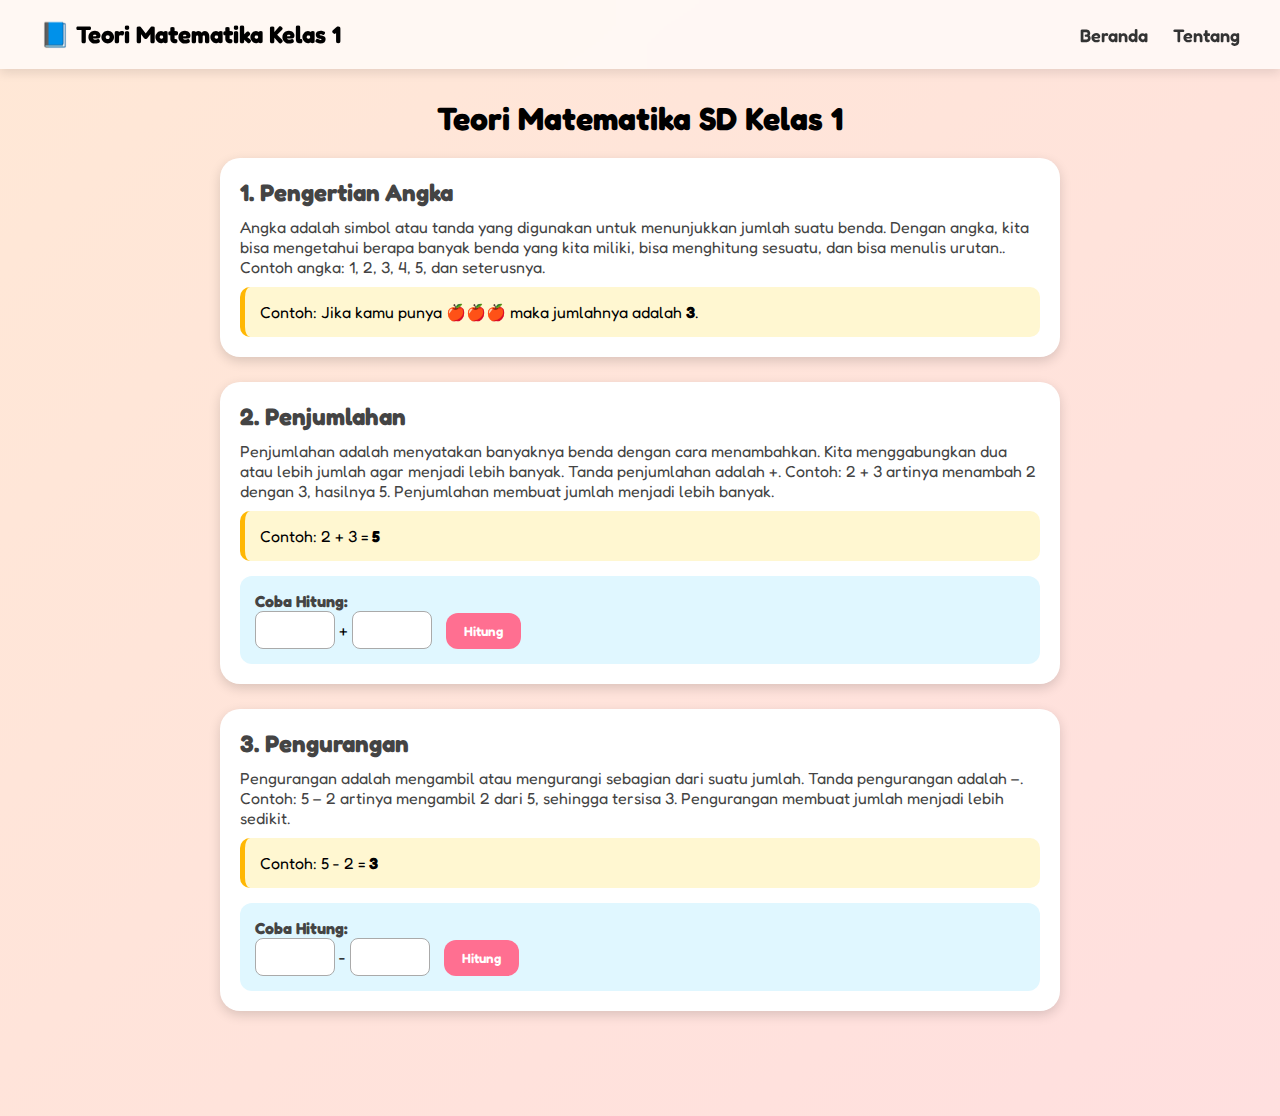
<file: teori kelas 1.html>
<!DOCTYPE html>
<html lang="id">
    <head>
        <meta charset="UTF-8" />
        <meta name="viewport" content="width=device-width, initial-scale=1.0" />
        <title>Matematika SD • Kelas 1–3</title>
        
        <!-- FONT GOOGLE YANG LEBIH MENARIK -->
        <link href="https://fonts.googleapis.com/css2?family=Fredoka:wght@400;500;600;700&display=swap" rel="stylesheet">
        
        <style>
          * {
            margin: 0;
            padding: 0;
            box-sizing: border-box;
        
            /* FONT LEBIH MENARIK */
            font-family: "Fredoka", sans-serif;
          }

  body {
    background: linear-gradient(135deg, #ffe8d6, #ffd6e8, #c7f9ff);
    background-size: 400% 400%;
    animation: bgmove 10s infinite alternate;
    padding-bottom: 50px;
  }
  @keyframes bgmove { 0%{background-position:left;} 100%{background-position:right;} }

  nav {
    width:100%; padding:20px 40px;
    background:rgba(255,255,255,0.7);
    display:flex; justify-content:space-between; align-items:center;
    backdrop-filter:blur(10px);
    box-shadow:0 4px 10px rgba(0,0,0,0.1);
    position:sticky; top:0;
  }
  nav .logo { font-size:24px; font-weight:bold; }
  nav ul { list-style:none; display:flex; gap:25px; }
  nav ul li a { text-decoration:none; color:#333; font-size:18px; font-weight:600; }
  nav ul li a:hover { color:#ff5b5b; }

  .container { padding:30px; max-width:900px; margin:auto; }
  h1 { text-align:center; margin-bottom:20px; }
  .section {
    background:white;
    padding:20px;
    border-radius:20px;
    margin-bottom:25px;
    box-shadow:0 4px 12px rgba(0,0,0,0.15);
    animation:pop .5s;
  }
  @keyframes pop { 0%{transform:scale(.5); opacity:0;} 100%{transform:scale(1); opacity:1;} }

  h2 { margin-bottom:10px; color:#444; }
  p { font-size:16px; color:#444; }

  .contoh-box {
    margin-top:10px;
    padding:15px;
    background:#fff7d1;
    border-left:5px solid #ffb703;
    border-radius:10px;
  }

  /* INTERAKTIF */
  .latihan {
    margin-top:15px;
    background:#e0f7ff;
    padding:15px;
    border-radius:12px;
  }
  input {
    padding:8px;
    width:80px;
    font-size:16px;
    border-radius:8px;
    border:1px solid #aaa;
  }
  button {
    padding:10px 18px;
    border:none;
    border-radius:12px;
    background:#ff6f91;
    color:white;
    margin-left:10px;
    cursor:pointer;
    font-weight:600;
  }
  button:hover { background:#ff3f6f; }

  #hasil { margin-top:10px; font-weight:bold; }
</style>
</head>
<body>

<nav>
  <div class="logo">📘 Teori Matematika Kelas 1</div>
  <ul>
    <li><a href="index.html">Beranda</a></li>
    <li><a href="tentang.html">Tentang</a></li>
  </ul>
</nav>

<div class="container">
  <h1>Teori Matematika SD Kelas 1</h1>

  <!-- PENGERTIAN ANGKA -->
  <div class="section">
    <h2>1. Pengertian Angka</h2>
    <p>Angka adalah simbol atau tanda yang digunakan untuk menunjukkan jumlah suatu benda.
        Dengan angka, kita bisa mengetahui berapa banyak benda yang kita miliki, bisa menghitung sesuatu, dan bisa menulis urutan.. Contoh angka: 1, 2, 3, 4, 5, dan seterusnya.</p>

    <div class="contoh-box">
      Contoh: Jika kamu punya 🍎🍎🍎 maka jumlahnya adalah <b>3</b>.
    </div>
  </div>

  <!-- PENJUMLAHAN -->
  <div class="section">
    <h2>2. Penjumlahan</h2>
    <p>Penjumlahan adalah menyatakan banyaknya benda dengan cara menambahkan. Kita menggabungkan dua atau lebih jumlah agar menjadi lebih banyak. Tanda penjumlahan adalah +.
Contoh: 2 + 3 artinya menambah 2 dengan 3, hasilnya 5. Penjumlahan membuat jumlah menjadi lebih banyak.</p>

    <div class="contoh-box">
      Contoh: 2 + 3 = <b>5</b>
    </div>

    <div class="latihan">
      <p><b>Coba Hitung:</b></p>
      <input type="number" id="a1"> + <input type="number" id="a2">
      <button onclick="jumlah()">Hitung</button>
      <div id="hasilJumlah" class="hasil"></div>
    </div>

  </div>

  <!-- PENGURANGAN -->
  <div class="section">
    <h2>3. Pengurangan</h2>
    <p>Pengurangan adalah mengambil atau mengurangi sebagian dari suatu jumlah. Tanda pengurangan adalah –.
Contoh: 5 – 2 artinya mengambil 2 dari 5, sehingga tersisa 3. Pengurangan membuat jumlah menjadi lebih sedikit.</p>

    <div class="contoh-box">
      Contoh: 5 - 2 = <b>3</b>
    </div>

    <div class="latihan">
      <p><b>Coba Hitung:</b></p>
      <input type="number" id="b1"> - <input type="number" id="b2">
      <button onclick="kurang()">Hitung</button>
      <div id="hasilKurang" class="hasil"></div>
    </div>
  </div>
</div>

<script>
  function jumlah() {
    let x = Number(document.getElementById("a1").value);
    let y = Number(document.getElementById("a2").value);
    let hasil = x + y;
    document.getElementById("hasilJumlah").innerHTML = "Hasil: " + hasil;
  }

  function kurang() {
    let x = Number(document.getElementById("b1").value);
    let y = Number(document.getElementById("b2").value);
    let hasil = x - y;
    document.getElementById("hasilKurang").innerHTML = "Hasil: " + hasil;
  }
</script>

</body>
</html>
</file>
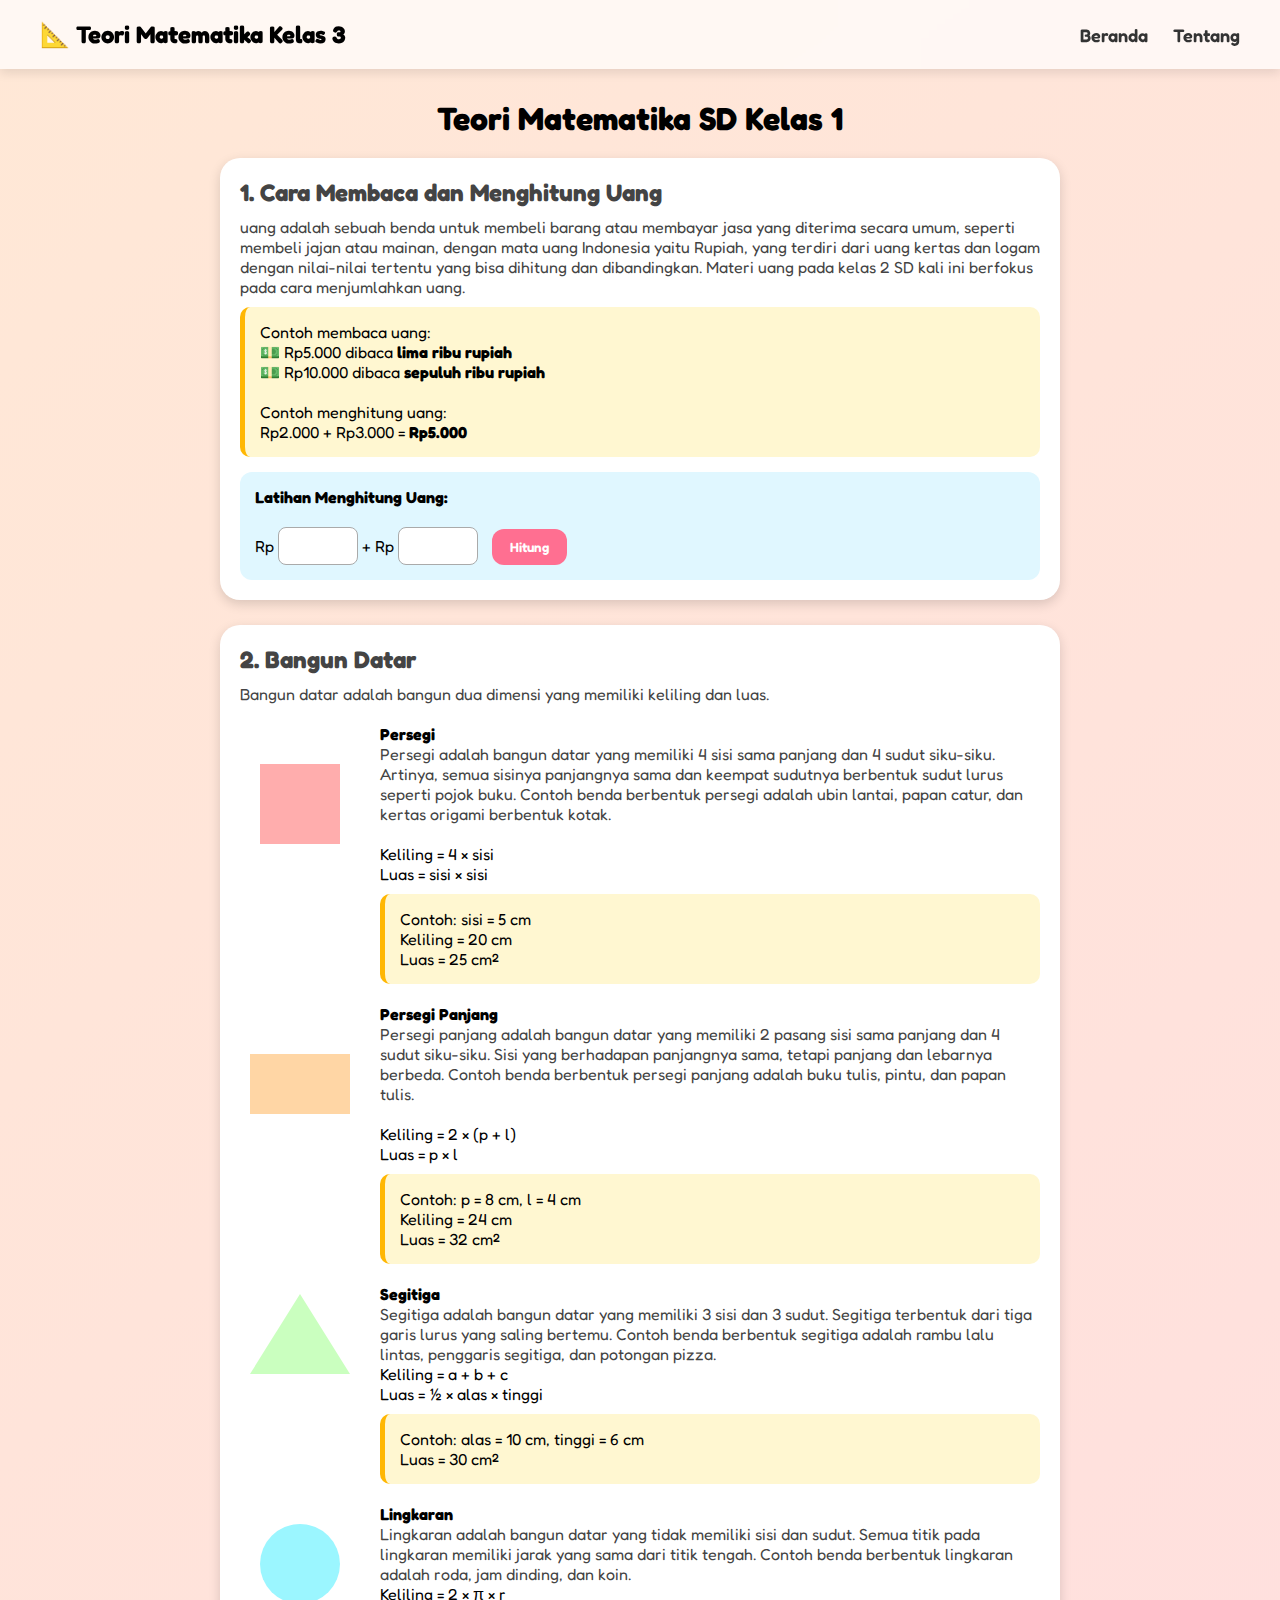
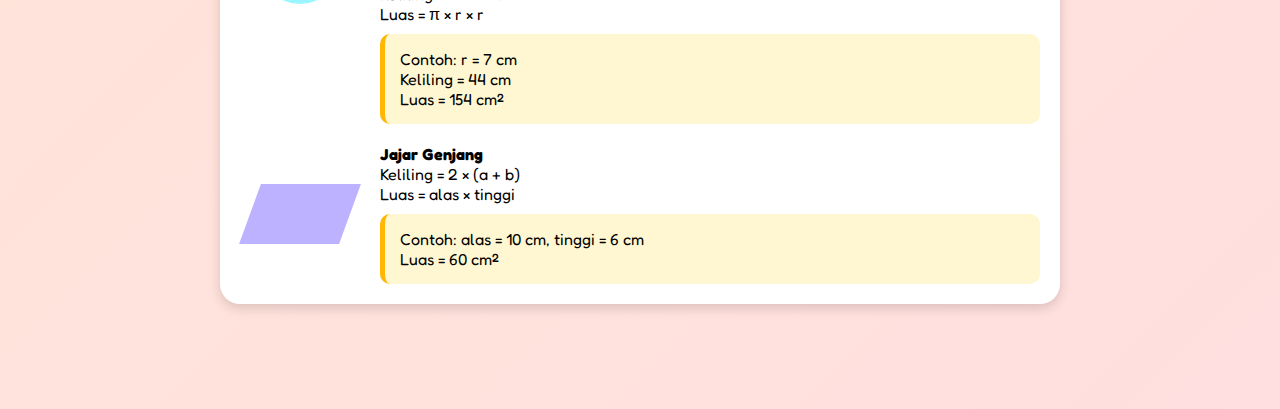
<file: teori kelas 3.html>
<!DOCTYPE html>
<html lang="id">
    <head>
        <meta charset="UTF-8" />
        <meta name="viewport" content="width=device-width, initial-scale=1.0" />
        <title>Matematika SD • Kelas 1–3</title>
        
        <!-- FONT GOOGLE YANG LEBIH MENARIK -->
        <link href="https://fonts.googleapis.com/css2?family=Fredoka:wght@400;500;600;700&display=swap" rel="stylesheet">
        
        <style>
          * {
            margin: 0;
            padding: 0;
            box-sizing: border-box;
        
            /* FONT LEBIH MENARIK */
            font-family: "Fredoka", sans-serif;
          }

  body {
    background: linear-gradient(135deg, #ffe8d6, #ffd6e8, #c7f9ff);
    background-size: 400% 400%;
    animation: bgmove 10s infinite alternate;
    padding-bottom: 50px;
  }
  @keyframes bgmove { 0%{background-position:left;} 100%{background-position:right;} }

  nav {
    width:100%; padding:20px 40px;
    background:rgba(255,255,255,0.7);
    display:flex; justify-content:space-between; align-items:center;
    backdrop-filter:blur(10px);
    box-shadow:0 4px 10px rgba(0,0,0,0.1);
    position:sticky; top:0;
  }
  nav .logo { font-size:24px; font-weight:bold; }
  nav ul { list-style:none; display:flex; gap:25px; }
  nav ul li a { text-decoration:none; color:#333; font-size:18px; font-weight:600; }
  nav ul li a:hover { color:#ff5b5b; }

  .container { padding:30px; max-width:900px; margin:auto; }
  h1 { text-align:center; margin-bottom:20px; }
  .section {
    background:white;
    padding:20px;
    border-radius:20px;
    margin-bottom:25px;
    box-shadow:0 4px 12px rgba(0,0,0,0.15);
    animation:pop .5s;
  }
  @keyframes pop { 0%{transform:scale(.5); opacity:0;} 100%{transform:scale(1); opacity:1;} }

  h2 { margin-bottom:10px; color:#444; }
  p { font-size:16px; color:#444; }

  .contoh-box {
    margin-top:10px;
    padding:15px;
    background:#fff7d1;
    border-left:5px solid #ffb703;
    border-radius:10px;
  }

  /* INTERAKTIF */
  .latihan {
    margin-top:15px;
    background:#e0f7ff;
    padding:15px;
    border-radius:12px;
  }
  input {
    padding:8px;
    width:80px;
    font-size:16px;
    border-radius:8px;
    border:1px solid #aaa;
  }
  button {
    padding:10px 18px;
    border:none;
    border-radius:12px;
    background:#ff6f91;
    color:white;
    margin-left:10px;
    cursor:pointer;
    font-weight:600;
  }
  button:hover { background:#ff3f6f; }

  #hasil { margin-top:10px; font-weight:bold; }

  /* GRID BANGUN DATAR */
.shape-grid {
  display: flex;
  align-items: center;
  gap: 20px;
  margin-top: 20px;
}

/* TEMPAT GAMBAR */
.shape {
  width: 120px;
  height: 120px;
  display: flex;
  align-items: center;
  justify-content: center;
}

/* PERSEGI */
.persegi {
  width: 80px;
  height: 80px;
  background: #ffadad;
  margin-bottom: 100px;
}

/* PERSEGI PANJANG */
.pp {
  width: 100px;
  height: 60px;
  background: #ffd6a5;
  margin-bottom: 100px;
}

/* SEGITIGA */
.segitiga {
  width: 0;
  height: 0;
  border-left: 50px solid transparent;
  border-right: 50px solid transparent;
  border-bottom: 80px solid #caffbf;
  margin-bottom: 100px;
}

/* LINGKARAN */
.lingkaran {
  width: 80px;
  height: 80px;
  background: #9bf6ff;
  border-radius: 50%;
  margin-bottom: 100px;
}

/* JAJAR GENJANG */
.jajar {
  width: 100px;
  height: 60px;
  background: #bdb2ff;
  transform: skew(-20deg);
}

/* TEORI */
.teori {
  flex: 1;
}

</style>
</head>
<body>

<nav>
  <div class="logo">📐 Teori Matematika Kelas 3</div>
  <ul>
    <li><a href="index.html">Beranda</a></li>
    <li><a href="tentang.html">Tentang</a></li>
  </ul>
</nav>

<div class="container">
  <h1>Teori Matematika SD Kelas 1</h1>


<div class="section">
    <h2>1. Cara Membaca dan Menghitung Uang</h2>
    <p> uang adalah sebuah benda untuk membeli barang atau membayar jasa yang diterima secara umum, seperti membeli jajan atau mainan, dengan mata uang Indonesia yaitu Rupiah, yang terdiri dari uang kertas dan logam dengan nilai-nilai tertentu yang bisa dihitung dan dibandingkan. Materi uang pada kelas 2 SD kali ini berfokus pada cara menjumlahkan uang. </p>
    <div class="contoh-box">
      Contoh membaca uang:<br>
      💵 Rp5.000 dibaca <b>lima ribu rupiah</b><br>
      💵 Rp10.000 dibaca <b>sepuluh ribu rupiah</b><br><br>
      Contoh menghitung uang:<br>
      Rp2.000 + Rp3.000 = <b>Rp5.000</b>
    </div>

<div class="latihan">
<b>Latihan Menghitung Uang:</b><br><br>
Rp <input type="number" id="uang1"> +
Rp <input type="number" id="uang2">
<button onclick="hitungUang()">Hitung</button>
<div id="hasilUang"></div>
</div>
</div>

<!-- ================= BANGUN DATAR ================= -->
<div class="section">
<h2>2. Bangun Datar</h2>
<p>Bangun datar adalah bangun dua dimensi yang memiliki keliling dan luas.</p>

<!-- PERSEGI -->
<div class="shape-grid">
  <div class="shape"><div class="persegi"></div></div>
  <div class="teori">
    <b>Persegi</b><br>
    <p>Persegi adalah bangun datar yang memiliki 4 sisi sama panjang dan 4 sudut siku-siku.
Artinya, semua sisinya panjangnya sama dan keempat sudutnya berbentuk sudut lurus seperti pojok buku.
Contoh benda berbentuk persegi adalah ubin lantai, papan catur, dan kertas origami berbentuk kotak.
</p>
<br>
    Keliling = 4 × sisi<br>
    Luas = sisi × sisi
    <div class="contoh-box">
      Contoh: sisi = 5 cm<br>
      Keliling = 20 cm<br>
      Luas = 25 cm²
    </div>
  </div>
</div>

<!-- PERSEGI PANJANG -->
<div class="shape-grid">
  <div class="shape"><div class="pp"></div></div>
  <div class="teori">
    <b>Persegi Panjang</b><br>
    <p>Persegi panjang adalah bangun datar yang memiliki 2 pasang sisi sama panjang dan 4 sudut siku-siku.
Sisi yang berhadapan panjangnya sama, tetapi panjang dan lebarnya berbeda.
Contoh benda berbentuk persegi panjang adalah buku tulis, pintu, dan papan tulis.</p>
<br>
    Keliling = 2 × (p + l)<br>
    Luas = p × l
    <div class="contoh-box">
      Contoh: p = 8 cm, l = 4 cm<br>
      Keliling = 24 cm<br>
      Luas = 32 cm²
    </div>
  </div>
</div>

<!-- SEGITIGA -->
<div class="shape-grid">
  <div class="shape"><div class="segitiga"></div></div>
  <div class="teori">
    <b>Segitiga</b><br>
    <p>Segitiga adalah bangun datar yang memiliki 3 sisi dan 3 sudut.
Segitiga terbentuk dari tiga garis lurus yang saling bertemu.
Contoh benda berbentuk segitiga adalah rambu lalu lintas, penggaris segitiga, dan potongan pizza.
</p>
    Keliling = a + b + c<br>
    Luas = ½ × alas × tinggi
    <div class="contoh-box">
      Contoh: alas = 10 cm, tinggi = 6 cm<br>
      Luas = 30 cm²
    </div>
  </div>
</div>

<!-- LINGKARAN -->
<div class="shape-grid">
  <div class="shape"><div class="lingkaran"></div></div>
  <div class="teori">
    <b>Lingkaran</b><br>
    <p>Lingkaran adalah bangun datar yang tidak memiliki sisi dan sudut.
Semua titik pada lingkaran memiliki jarak yang sama dari titik tengah.
Contoh benda berbentuk lingkaran adalah roda, jam dinding, dan koin.</p>
    Keliling = 2 × π × r<br>
    Luas = π × r × r
    <div class="contoh-box">
      Contoh: r = 7 cm<br>
      Keliling = 44 cm<br>
      Luas = 154 cm²
    </div>
  </div>
</div>

<!-- JAJAR GENJANG -->
<div class="shape-grid">
  <div class="shape"><div class="jajar"></div></div>
  <div class="teori">
    <b>Jajar Genjang</b><br>
    Keliling = 2 × (a + b)<br>
    Luas = alas × tinggi
    <div class="contoh-box">
      Contoh: alas = 10 cm, tinggi = 6 cm<br>
      Luas = 60 cm²
    </div>
  </div>
</div>

</div>

<script>

function hitungUang(){
  let u1=Number(uang1.value);
  let u2=Number(uang2.value);
  hasilUang.innerHTML="Jumlah uang = Rp "+(u1+u2);
}

</script>


</body>
</html>
</file>
